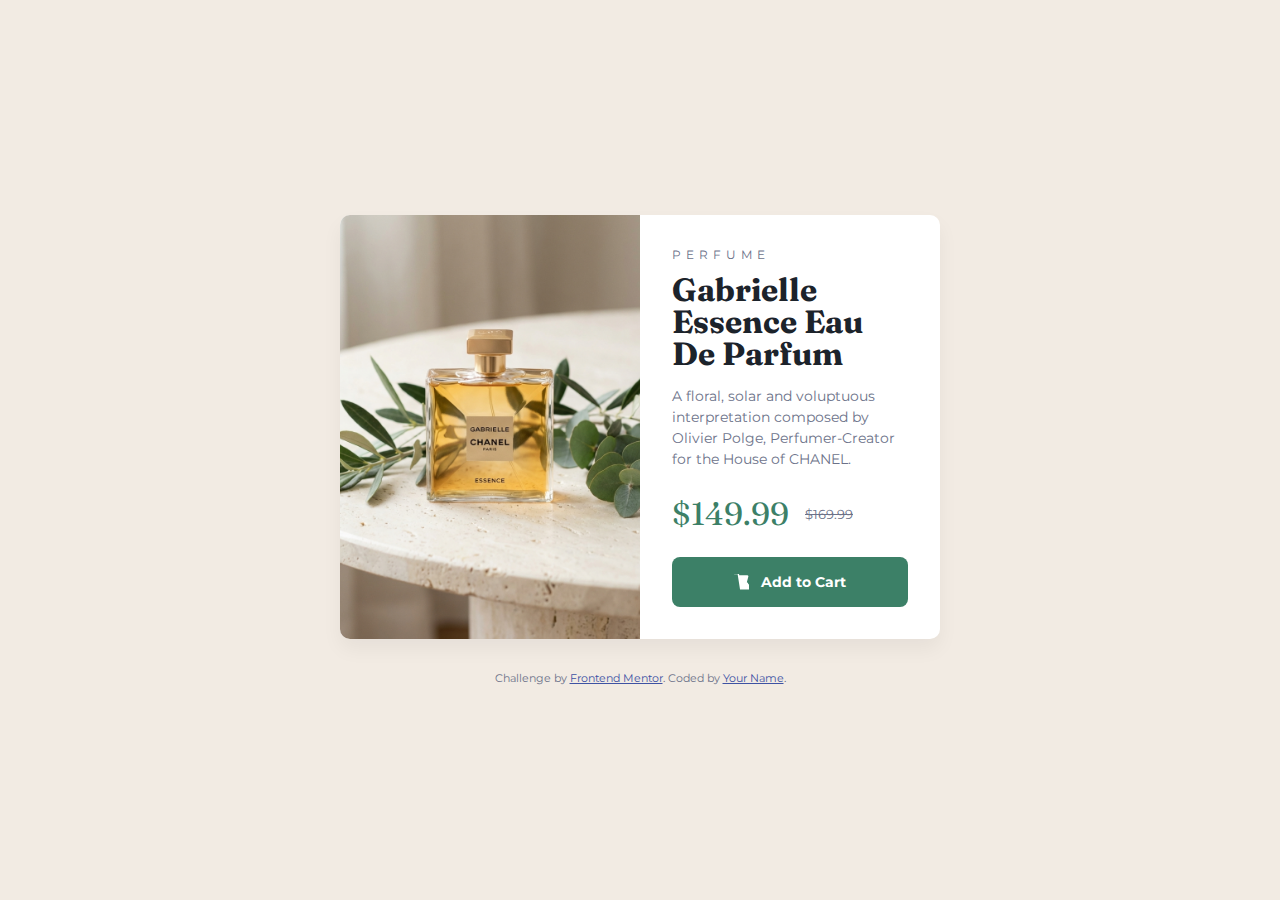
<file: index.html>
<!DOCTYPE html>
<html lang="en">

<head>
    <meta charset="UTF-8">
    <meta name="viewport" content="width=device-width, initial-scale=1.0">
    <link rel="icon" type="image/png" sizes="32x32" href="./images/favicon-32x32.png">
    <title>Frontend Mentor | Product preview card component</title>
    <link rel="stylesheet" href="index.css">
    <style>
        @import url('https://fonts.googleapis.com/css2?family=Montserrat:wght@500;700&family=Fraunces:opsz,wght@9..144,700&display=swap');
    </style>
</head>

<body>

    <main class="container">
        <article class="product-card">
            <div class="product-image">
                <img src="image-product.png" alt="Gabrielle Essence Eau De Parfum bottle surrounded by green leaves">
            </div>

            <div class="product-content">
                <span class="product-category">Perfume</span>

                <h1 class="product-title">Gabrielle Essence Eau De Parfum</h1>

                <p class="product-description">
                    A floral, solar and voluptuous interpretation composed by Olivier Polge,
                    Perfumer-Creator for the House of CHANEL.
                </p>

                <div class="product-price">
                    <span class="current-price">$149.99</span>
                    <span class="original-price">$169.99</span>
                </div>

                <button class="add-to-cart-btn">
                    <svg width="15" height="16" xmlns="http://www.w3.org/2000/svg">
                        <path
                            d="M14.383 10.388a2.397 2.397 0 0 0-1.518-2.222l1.494-5.593a.8.8 0 0 0-.144-.754.8.8 0 0 0-.731-.464H5.223l-.298-1.932a.8.8 0 0 0-.79-.68H.8a.8.8 0 0 0 0 1.6h2.842l2.391 15.101H15.02a.8.8 0 0 0 .706-.47l2.844-5.91a.8.8 0 0 0-.187-.93Z"
                            fill="#FFF" />
                    </svg>
                    Add to Cart
                </button>
            </div>
        </article>
    </main>

    <footer class="attribution">
        Challenge by <a href="https://www.frontendmentor.io?ref=challenge" target="_blank">Frontend Mentor</a>.
        Coded by <a href="#">Your Name</a>.
    </footer>
</body>

</html>
</file>
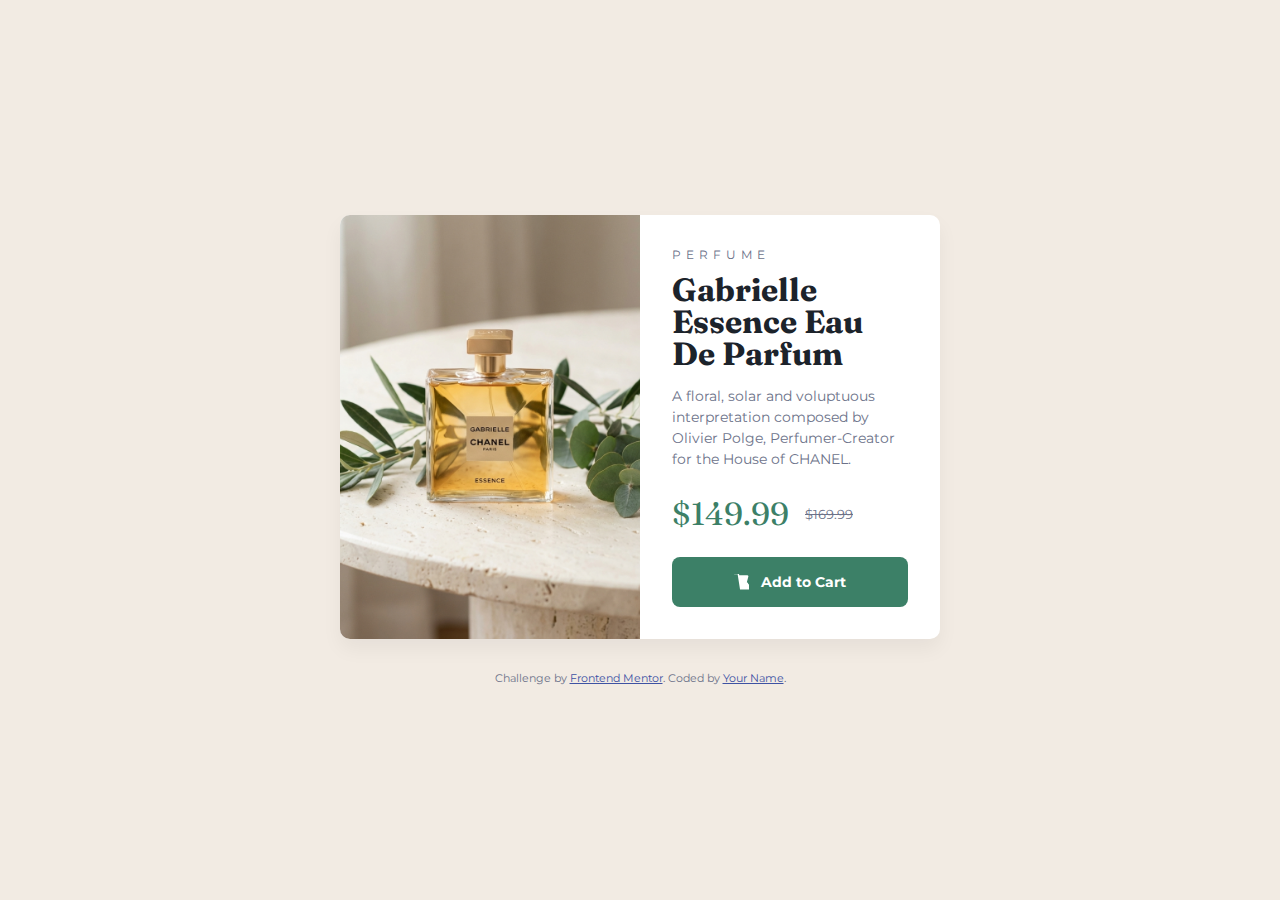
<file: axia_assignment_product_card.html>
<!DOCTYPE html>
<html lang="en">

<head>
    <meta charset="UTF-8">
    <meta name="viewport" content="width=device-width, initial-scale=1.0">
    <link rel="icon" type="image/png" sizes="32x32" href="./images/favicon-32x32.png">
    <title>Frontend Mentor | Product preview card component</title>
    <link rel="stylesheet" href="product-card.css">
    <style>
        @import url('https://fonts.googleapis.com/css2?family=Montserrat:wght@500;700&family=Fraunces:opsz,wght@9..144,700&display=swap');
    </style>
</head>

<body>

    <main class="container">
        <article class="product-card">
            <div class="product-image">
                <img src="image-product.png" alt="Gabrielle Essence Eau De Parfum bottle surrounded by green leaves">
            </div>

            <div class="product-content">
                <span class="product-category">Perfume</span>

                <h1 class="product-title">Gabrielle Essence Eau De Parfum</h1>

                <p class="product-description">
                    A floral, solar and voluptuous interpretation composed by Olivier Polge,
                    Perfumer-Creator for the House of CHANEL.
                </p>

                <div class="product-price">
                    <span class="current-price">$149.99</span>
                    <span class="original-price">$169.99</span>
                </div>

                <button class="add-to-cart-btn">
                    <svg width="15" height="16" xmlns="http://www.w3.org/2000/svg">
                        <path
                            d="M14.383 10.388a2.397 2.397 0 0 0-1.518-2.222l1.494-5.593a.8.8 0 0 0-.144-.754.8.8 0 0 0-.731-.464H5.223l-.298-1.932a.8.8 0 0 0-.79-.68H.8a.8.8 0 0 0 0 1.6h2.842l2.391 15.101H15.02a.8.8 0 0 0 .706-.47l2.844-5.91a.8.8 0 0 0-.187-.93Z"
                            fill="#FFF" />
                    </svg>
                    Add to Cart
                </button>
            </div>
        </article>
    </main>

    <footer class="attribution">
        Challenge by <a href="https://www.frontendmentor.io?ref=challenge" target="_blank">Frontend Mentor</a>.
        Coded by <a href="#">Your Name</a>.
    </footer>
</body>

</html>
</file>
<file: index.css>
:root {
    --color-dark-cyan: hsl(158, 36%, 37%);
    --color-dark-cyan-hover: hsl(158, 36%, 20%);
    --color-cream: hsl(30, 38%, 92%);
    --color-very-dark-blue: hsl(212, 21%, 14%);
    --color-dark-grayish-blue: hsl(228, 12%, 48%);
    --color-white: hsl(0, 0%, 100%);

    --font-family-sans: 'Montserrat', sans-serif;
    --font-family-serif: 'Fraunces', serif;
    --font-size-paragraph: 14px;
}

*,
*::before,
*::after {
    box-sizing: border-box;
}

body {
    margin: 0;
    font-family: var(--font-family-sans);
    background-color: var(--color-cream);
    font-size: var(--font-size-paragraph);
    color: var(--color-dark-grayish-blue);
    display: flex;
    flex-direction: column;
    align-items: center;
    justify-content: center;
    min-height: 100vh;
    padding: 1.5rem;
}

.container {
    width: 100%;
    max-width: 600px;
}

.product-card {
    background-color: var(--color-white);
    border-radius: 10px;
    overflow: hidden;
    display: flex;
    flex-direction: column;
    box-shadow: 0 10px 20px rgba(0, 0, 0, 0.05);
}

.product-image {
    width: 100%;
    height: 240px;
}

.product-image img {
    width: 100%;
    height: 100%;
    object-fit: cover;
    display: block;
}

.product-content {
    padding: 1.5rem;
}

.product-category {
    text-transform: uppercase;
    letter-spacing: 5px;
    font-size: 0.75rem;
    margin-bottom: 0.75rem;
    display: block;
}

.product-title {
    font-family: var(--font-family-serif);
    font-size: 2rem;
    line-height: 1;
    color: var(--color-very-dark-blue);
    margin-top: 0;
    margin-bottom: 1rem;
}

.product-description {
    line-height: 1.5;
    margin-bottom: 1.5rem;
}

.product-price {
    display: flex;
    align-items: center;
    flex-wrap: wrap;
    gap: 1rem;
    margin-bottom: 1.5rem;
}

.current-price {
    font-family: var(--font-family-serif);
    font-size: 2rem;
    color: var(--color-dark-cyan);
}

.original-price {
    text-decoration: line-through;
    font-size: 0.8125rem;
}

.add-to-cart-btn {
    background-color: var(--color-dark-cyan);
    color: var(--color-white);
    border: none;
    border-radius: 8px;
    width: 100%;
    padding: 1rem;
    font-family: var(--font-family-sans);
    font-weight: 700;
    font-size: 0.875rem;
    cursor: pointer;
    display: flex;
    align-items: center;
    justify-content: center;
    gap: 0.75rem;
    transition: background-color 0.2s ease;
}

.add-to-cart-btn:hover,
.add-to-cart-btn:focus-visible {
    background-color: var(--color-dark-cyan-hover);
    outline: 2px solid var(--color-dark-cyan-hover);
    outline-offset: 2px;
}

.attribution {
    font-size: 11px;
    text-align: center;
    margin-top: 2rem;
}

.attribution a {
    color: hsl(228, 45%, 44%);
}

@media (min-width: 600px) {
    .product-card {
        flex-direction: row;
    }

    .product-image {
        width: 50%;
        height: auto;
    }

    .product-content {
        width: 50%;
        padding: 2rem;
    }
}
</file>
<file: product-card.css>
:root {
    --color-dark-cyan: hsl(158, 36%, 37%);
    --color-dark-cyan-hover: hsl(158, 36%, 20%);
    --color-cream: hsl(30, 38%, 92%);
    --color-very-dark-blue: hsl(212, 21%, 14%);
    --color-dark-grayish-blue: hsl(228, 12%, 48%);
    --color-white: hsl(0, 0%, 100%);

    --font-family-sans: 'Montserrat', sans-serif;
    --font-family-serif: 'Fraunces', serif;
    --font-size-paragraph: 14px;
}

*,
*::before,
*::after {
    box-sizing: border-box;
}

body {
    margin: 0;
    font-family: var(--font-family-sans);
    background-color: var(--color-cream);
    font-size: var(--font-size-paragraph);
    color: var(--color-dark-grayish-blue);
    display: flex;
    flex-direction: column;
    align-items: center;
    justify-content: center;
    min-height: 100vh;
    padding: 1.5rem;
}

.container {
    width: 100%;
    max-width: 600px;
}

.product-card {
    background-color: var(--color-white);
    border-radius: 10px;
    overflow: hidden;
    display: flex;
    flex-direction: column;
    box-shadow: 0 10px 20px rgba(0, 0, 0, 0.05);
}

.product-image {
    width: 100%;
    height: 240px;
}

.product-image img {
    width: 100%;
    height: 100%;
    object-fit: cover;
    display: block;
}

.product-content {
    padding: 1.5rem;
}

.product-category {
    text-transform: uppercase;
    letter-spacing: 5px;
    font-size: 0.75rem;
    margin-bottom: 0.75rem;
    display: block;
}

.product-title {
    font-family: var(--font-family-serif);
    font-size: 2rem;
    line-height: 1;
    color: var(--color-very-dark-blue);
    margin-top: 0;
    margin-bottom: 1rem;
}

.product-description {
    line-height: 1.5;
    margin-bottom: 1.5rem;
}

.product-price {
    display: flex;
    align-items: center;
    flex-wrap: wrap;
    gap: 1rem;
    margin-bottom: 1.5rem;
}

.current-price {
    font-family: var(--font-family-serif);
    font-size: 2rem;
    color: var(--color-dark-cyan);
}

.original-price {
    text-decoration: line-through;
    font-size: 0.8125rem;
}

.add-to-cart-btn {
    background-color: var(--color-dark-cyan);
    color: var(--color-white);
    border: none;
    border-radius: 8px;
    width: 100%;
    padding: 1rem;
    font-family: var(--font-family-sans);
    font-weight: 700;
    font-size: 0.875rem;
    cursor: pointer;
    display: flex;
    align-items: center;
    justify-content: center;
    gap: 0.75rem;
    transition: background-color 0.2s ease;
}

.add-to-cart-btn:hover,
.add-to-cart-btn:focus-visible {
    background-color: var(--color-dark-cyan-hover);
    outline: 2px solid var(--color-dark-cyan-hover);
    outline-offset: 2px;
}

.attribution {
    font-size: 11px;
    text-align: center;
    margin-top: 2rem;
}

.attribution a {
    color: hsl(228, 45%, 44%);
}

@media (min-width: 600px) {
    .product-card {
        flex-direction: row;
    }

    .product-image {
        width: 50%;
        height: auto;
    }

    .product-content {
        width: 50%;
        padding: 2rem;
    }
}
</file>
